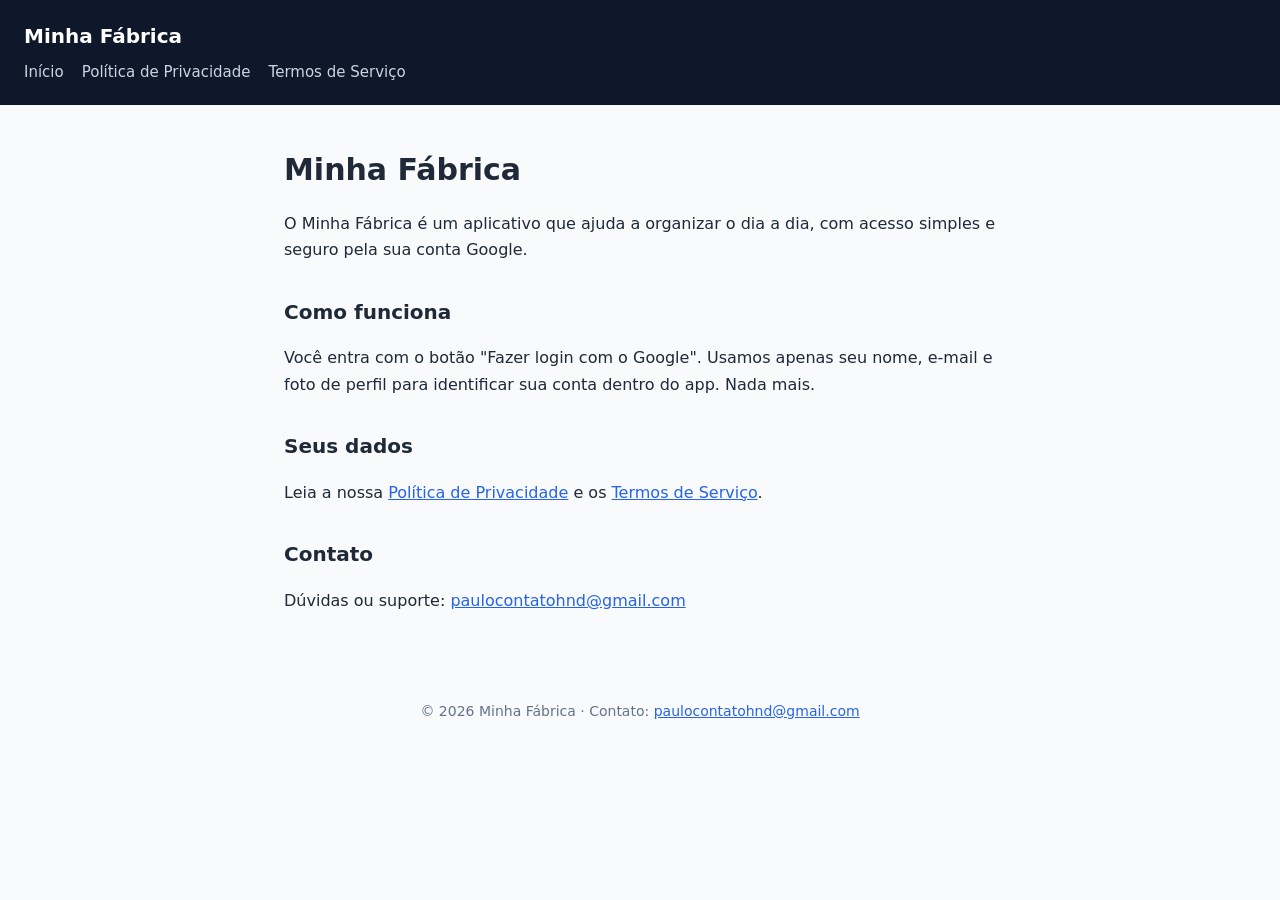
<file: index.html>
<!DOCTYPE html><html lang="pt-BR"><head><meta charset="utf-8"><meta name="viewport" content="width=device-width,initial-scale=1"><title>Minha Fábrica</title><link rel="stylesheet" href="style.css"></head><body><header><a href="index.html">Minha Fábrica</a><nav><a href="index.html">Início</a><a href="privacidade.html">Política de Privacidade</a><a href="termos.html">Termos de Serviço</a></nav></header><main>
<h1>Minha Fábrica</h1>
<p>O Minha Fábrica é um aplicativo que ajuda a organizar o dia a dia, com acesso simples e seguro pela sua conta Google.</p>
<h2>Como funciona</h2>
<p>Você entra com o botão "Fazer login com o Google". Usamos apenas seu nome, e-mail e foto de perfil para identificar sua conta dentro do app. Nada mais.</p>
<h2>Seus dados</h2>
<p>Leia a nossa <a href="privacidade.html">Política de Privacidade</a> e os <a href="termos.html">Termos de Serviço</a>.</p>
<h2>Contato</h2>
<p>Dúvidas ou suporte: <a href="mailto:paulocontatohnd@gmail.com">paulocontatohnd@gmail.com</a></p>
</main><footer>© 2026 Minha Fábrica · Contato: <a href="mailto:paulocontatohnd@gmail.com">paulocontatohnd@gmail.com</a></footer></body></html>
</file>
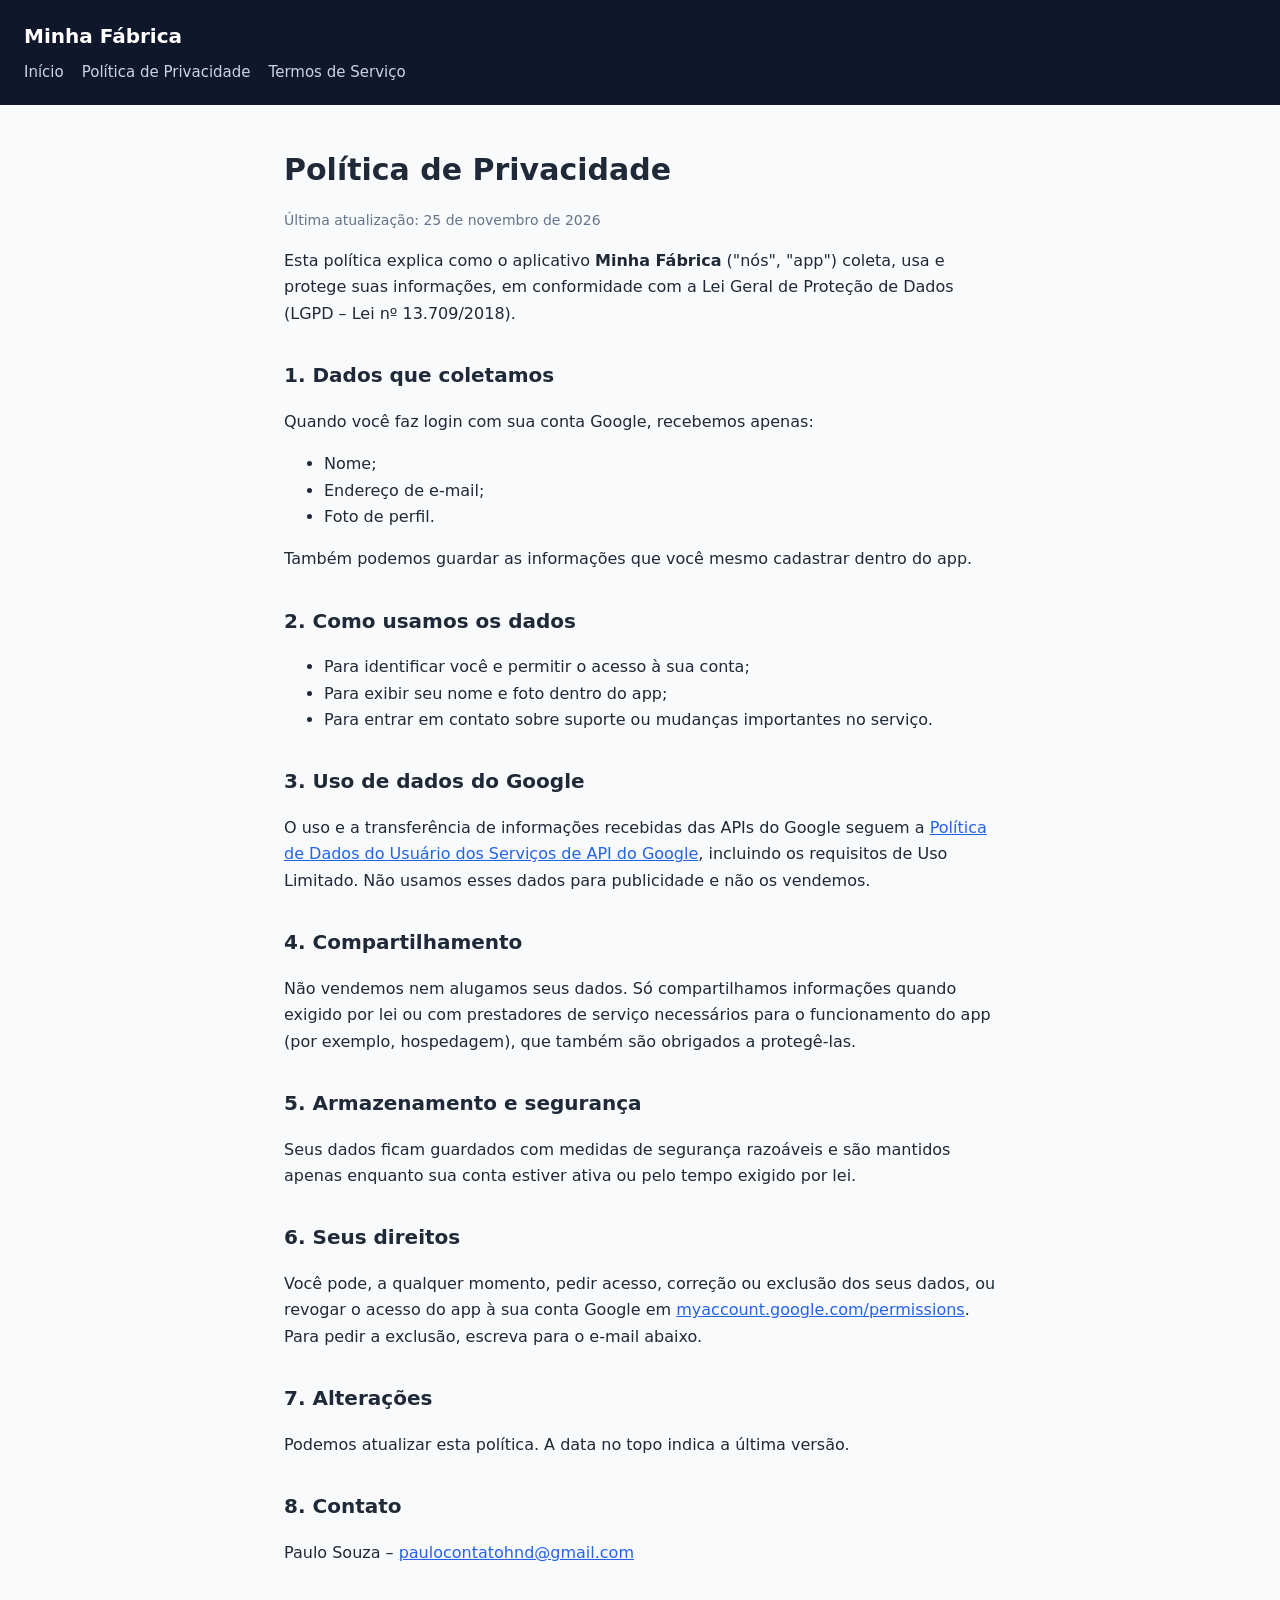
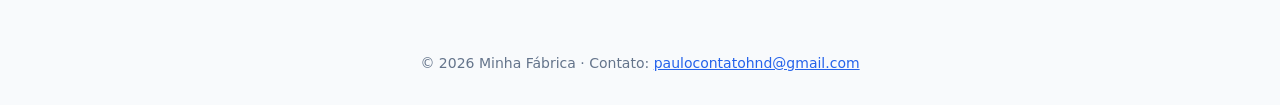
<file: privacidade.html>
<!DOCTYPE html><html lang="pt-BR"><head><meta charset="utf-8"><meta name="viewport" content="width=device-width,initial-scale=1"><title>Política de Privacidade · Minha Fábrica</title><link rel="stylesheet" href="style.css"></head><body><header><a href="index.html">Minha Fábrica</a><nav><a href="index.html">Início</a><a href="privacidade.html">Política de Privacidade</a><a href="termos.html">Termos de Serviço</a></nav></header><main>
<h1>Política de Privacidade</h1>
<p class="muted">Última atualização: 25 de novembro de 2026</p>
<p>Esta política explica como o aplicativo <strong>Minha Fábrica</strong> ("nós", "app") coleta, usa e protege suas informações, em conformidade com a Lei Geral de Proteção de Dados (LGPD – Lei nº 13.709/2018).</p>
<h2>1. Dados que coletamos</h2>
<p>Quando você faz login com sua conta Google, recebemos apenas:</p>
<ul><li>Nome;</li><li>Endereço de e-mail;</li><li>Foto de perfil.</li></ul>
<p>Também podemos guardar as informações que você mesmo cadastrar dentro do app.</p>
<h2>2. Como usamos os dados</h2>
<ul><li>Para identificar você e permitir o acesso à sua conta;</li><li>Para exibir seu nome e foto dentro do app;</li><li>Para entrar em contato sobre suporte ou mudanças importantes no serviço.</li></ul>
<h2>3. Uso de dados do Google</h2>
<p>O uso e a transferência de informações recebidas das APIs do Google seguem a <a href="https://developers.google.com/terms/api-services-user-data-policy" target="_blank" rel="noopener">Política de Dados do Usuário dos Serviços de API do Google</a>, incluindo os requisitos de Uso Limitado. Não usamos esses dados para publicidade e não os vendemos.</p>
<h2>4. Compartilhamento</h2>
<p>Não vendemos nem alugamos seus dados. Só compartilhamos informações quando exigido por lei ou com prestadores de serviço necessários para o funcionamento do app (por exemplo, hospedagem), que também são obrigados a protegê-las.</p>
<h2>5. Armazenamento e segurança</h2>
<p>Seus dados ficam guardados com medidas de segurança razoáveis e são mantidos apenas enquanto sua conta estiver ativa ou pelo tempo exigido por lei.</p>
<h2>6. Seus direitos</h2>
<p>Você pode, a qualquer momento, pedir acesso, correção ou exclusão dos seus dados, ou revogar o acesso do app à sua conta Google em <a href="https://myaccount.google.com/permissions" target="_blank" rel="noopener">myaccount.google.com/permissions</a>. Para pedir a exclusão, escreva para o e-mail abaixo.</p>
<h2>7. Alterações</h2>
<p>Podemos atualizar esta política. A data no topo indica a última versão.</p>
<h2>8. Contato</h2>
<p>Paulo Souza – <a href="mailto:paulocontatohnd@gmail.com">paulocontatohnd@gmail.com</a></p>
</main><footer>© 2026 Minha Fábrica · Contato: <a href="mailto:paulocontatohnd@gmail.com">paulocontatohnd@gmail.com</a></footer></body></html>
</file>
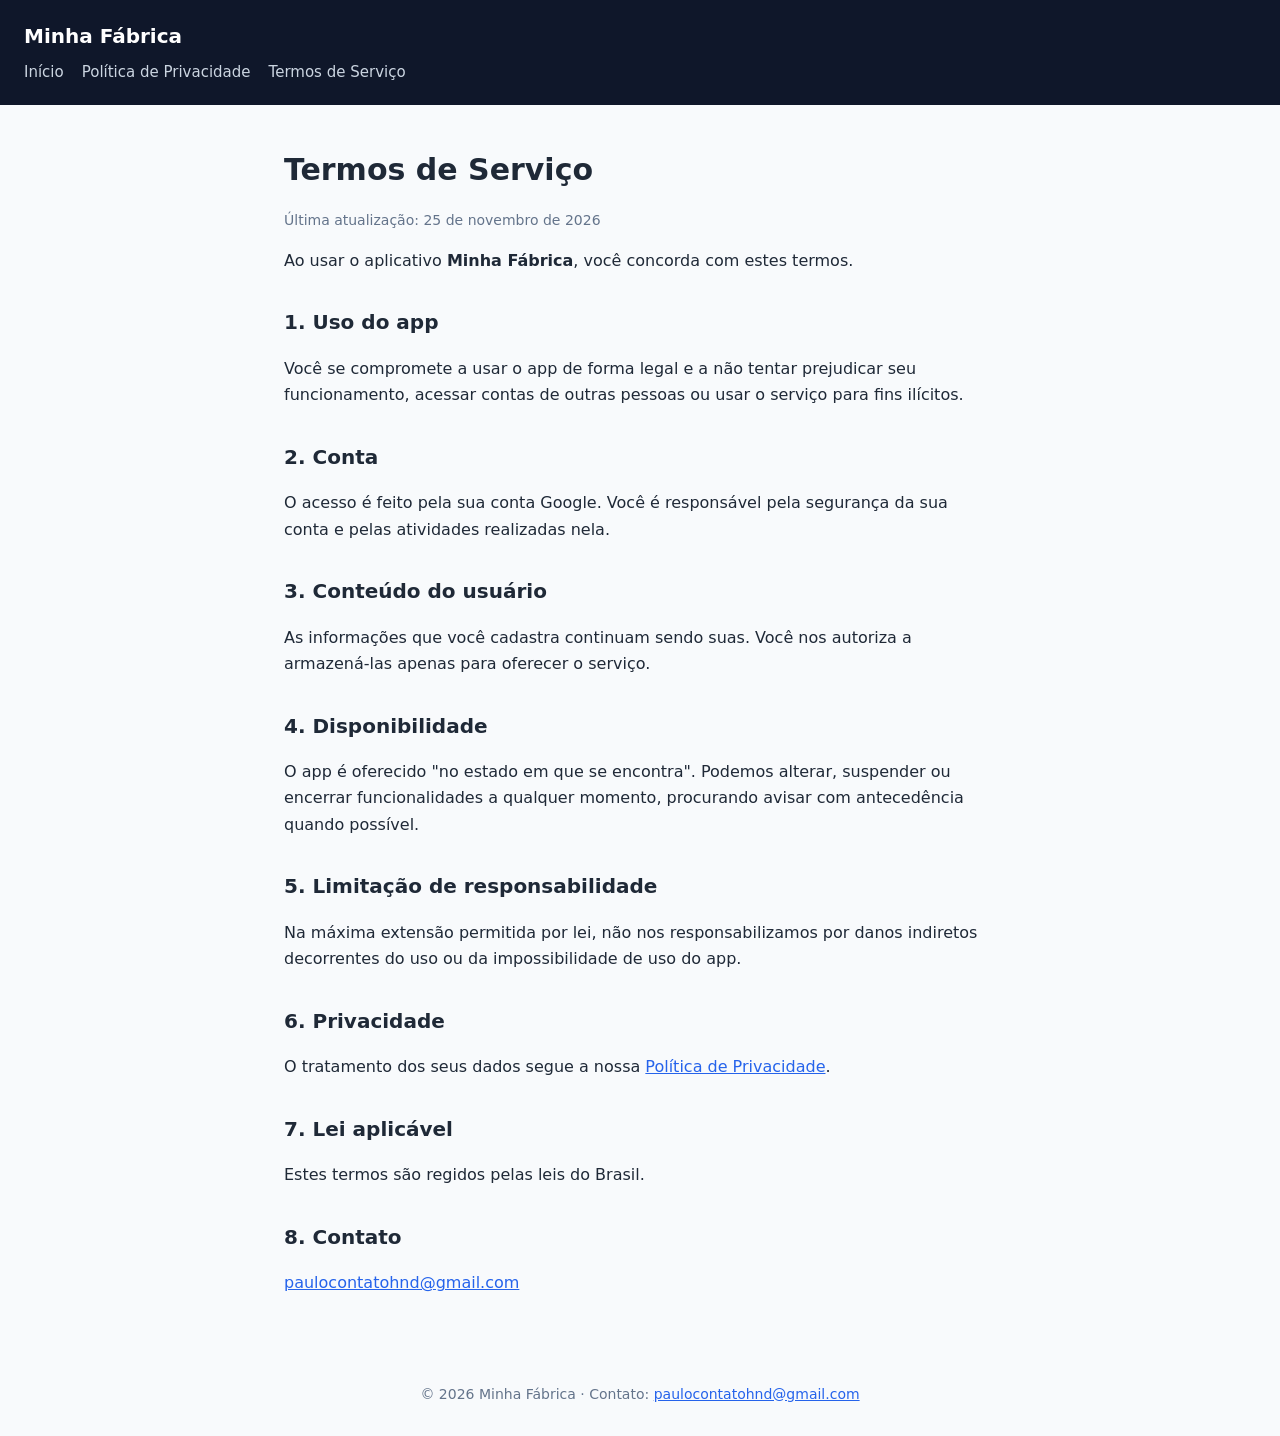
<file: termos.html>
<!DOCTYPE html><html lang="pt-BR"><head><meta charset="utf-8"><meta name="viewport" content="width=device-width,initial-scale=1"><title>Termos de Serviço · Minha Fábrica</title><link rel="stylesheet" href="style.css"></head><body><header><a href="index.html">Minha Fábrica</a><nav><a href="index.html">Início</a><a href="privacidade.html">Política de Privacidade</a><a href="termos.html">Termos de Serviço</a></nav></header><main>
<h1>Termos de Serviço</h1>
<p class="muted">Última atualização: 25 de novembro de 2026</p>
<p>Ao usar o aplicativo <strong>Minha Fábrica</strong>, você concorda com estes termos.</p>
<h2>1. Uso do app</h2>
<p>Você se compromete a usar o app de forma legal e a não tentar prejudicar seu funcionamento, acessar contas de outras pessoas ou usar o serviço para fins ilícitos.</p>
<h2>2. Conta</h2>
<p>O acesso é feito pela sua conta Google. Você é responsável pela segurança da sua conta e pelas atividades realizadas nela.</p>
<h2>3. Conteúdo do usuário</h2>
<p>As informações que você cadastra continuam sendo suas. Você nos autoriza a armazená-las apenas para oferecer o serviço.</p>
<h2>4. Disponibilidade</h2>
<p>O app é oferecido "no estado em que se encontra". Podemos alterar, suspender ou encerrar funcionalidades a qualquer momento, procurando avisar com antecedência quando possível.</p>
<h2>5. Limitação de responsabilidade</h2>
<p>Na máxima extensão permitida por lei, não nos responsabilizamos por danos indiretos decorrentes do uso ou da impossibilidade de uso do app.</p>
<h2>6. Privacidade</h2>
<p>O tratamento dos seus dados segue a nossa <a href="privacidade.html">Política de Privacidade</a>.</p>
<h2>7. Lei aplicável</h2>
<p>Estes termos são regidos pelas leis do Brasil.</p>
<h2>8. Contato</h2>
<p><a href="mailto:paulocontatohnd@gmail.com">paulocontatohnd@gmail.com</a></p>
</main><footer>© 2026 Minha Fábrica · Contato: <a href="mailto:paulocontatohnd@gmail.com">paulocontatohnd@gmail.com</a></footer></body></html>
</file>
<file: style.css>
*{box-sizing:border-box}body{margin:0;font-family:system-ui,-apple-system,"Segoe UI",Roboto,sans-serif;color:#1f2937;background:#f8fafc;line-height:1.65}
header{background:#0f172a;color:#fff;padding:20px 24px}header a{color:#fff;text-decoration:none;font-weight:700;font-size:20px}
nav{margin-top:6px}nav a{color:#cbd5e1;font-weight:400;font-size:15px;margin-right:18px}
main{max-width:760px;margin:0 auto;padding:40px 24px}h1{font-size:30px;margin:0 0 8px}h2{font-size:20px;margin-top:32px}
.muted{color:#64748b;font-size:14px}footer{text-align:center;padding:30px;color:#64748b;font-size:14px}a{color:#2563eb}
</file>
